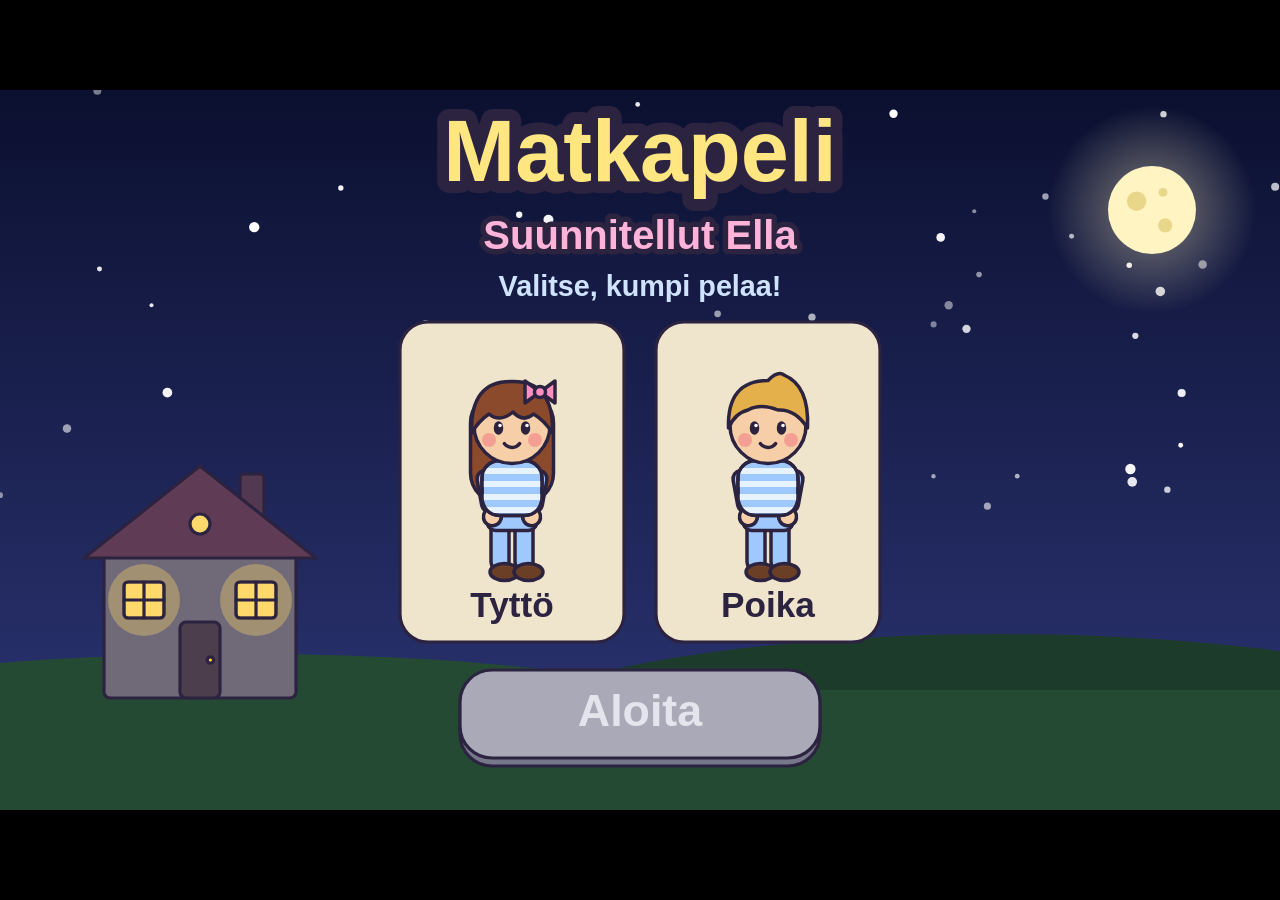
<file: index.html>
<!DOCTYPE html>
<html lang="fi">
<head>
  <meta charset="utf-8">
  <meta name="viewport" content="width=device-width, initial-scale=1, maximum-scale=1, user-scalable=no, viewport-fit=cover">
  <meta name="apple-mobile-web-app-capable" content="yes">
  <meta name="mobile-web-app-capable" content="yes">
  <title>Matkapeli</title>
  <meta name="apple-mobile-web-app-title" content="Matkapeli">
  <meta name="apple-mobile-web-app-status-bar-style" content="black-translucent">
  <meta name="theme-color" content="#4fb3f6">
  <link rel="manifest" href="manifest.webmanifest">
  <link rel="icon" type="image/png" href="icons/icon-192.png">
  <link rel="apple-touch-icon" href="icons/apple-touch-icon.png">
  <link rel="stylesheet" href="style.css">
</head>
<body>
  <canvas id="game" width="320" height="180"></canvas>

  <div id="rotate-hint">
    <div class="rotate-icon">📱↻</div>
    <div>Käännä tabletti</div>
  </div>

  <!-- Classic scripts (not modules) so the game works from file:// -->
  <script src="js/sprites.js"></script>
  <script src="js/engine.js"></script>
  <script src="js/lib/three.min.js"></script>
  <script src="js/world3d.js"></script>
  <script src="js/npcs.js"></script>
  <script src="js/country3d.js"></script>
  <script src="js/player.js"></script>
  <script src="js/pet.js"></script>
  <script src="js/seasons.js"></script>
  <script src="js/lostthings.js"></script>
  <script src="js/photos.js"></script>
  <script src="js/passport.js"></script>
  <script src="js/tvshow.js"></script>
  <script src="js/maskedsinger.js"></script>
  <script src="js/tvchannels.js"></script>
  <script src="js/scenes/start.js"></script>
  <script src="js/scenes/home.js"></script>
  <script src="js/scenes/brush.js"></script>
  <script src="js/scenes/hairbrush.js"></script>
  <script src="js/scenes/wardrobe.js"></script>
  <script src="js/scenes/breakfast.js"></script>
  <script src="js/scenes/baking.js"></script>
  <script src="js/scenes/party.js"></script>
  <script src="js/scenes/memory.js"></script>
  <script src="js/scenes/drums.js"></script>
  <script src="js/scenes/pettricks.js"></script>
  <script src="js/scenes/photobooth.js"></script>
  <script src="js/scenes/bandvisit.js"></script>
  <script src="js/scenes/books.js"></script>
  <script src="js/scenes/album.js"></script>
  <script src="js/scenes/passport.js"></script>
  <script src="js/scenes/concert.js"></script>
  <script src="js/scenes/street.js"></script>
  <script src="js/scenes/icecream.js"></script>
  <script src="js/scenes/airport.js"></script>
  <script src="js/scenes/postcard.js"></script>
  <script src="js/scenes/flight.js"></script>
  <script src="js/scenes/egypt.js"></script>
  <script src="js/scenes/winter.js"></script>
  <script src="js/scenes/igloo.js"></script>
  <script src="js/scenes/thailand.js"></script>
  <script src="js/scenes/temple.js"></script>
  <script src="js/scenes/themepark.js"></script>
  <script src="js/scenes/newyork.js"></script>
  <script src="js/scenes/grandparents.js"></script>
  <script src="js/scenes/sleepover.js"></script>
  <script src="js/scenes/hq.js"></script>
  <script src="js/scenes/hotel.js"></script>
  <script src="js/scenes/swim.js"></script>
  <script src="js/scenes/garden.js"></script>
  <script src="js/scenes/helsinki.js"></script>
  <script src="js/scenes/school.js"></script>
  <script src="js/scenes/drive.js"></script>
  <script src="js/scenes/pyramid.js"></script>
  <script src="js/scenes/labyrinth.js"></script>
  <script src="js/scenes/gallery.js"></script>
  <!-- New countries (made with country3d.js) come after everything else -->
  <script src="js/scenes/australia.js"></script>
  <script src="js/scenes/japan.js"></script>
  <script src="js/scenes/belgium.js"></script>
  <script src="js/scenes/china.js"></script>
  <script src="js/scenes/france.js"></script>
  <script src="js/main.js"></script>
  <script>
    // Installable app + offline play (not available from file://, and that's fine)
    if ('serviceWorker' in navigator && location.protocol.startsWith('http')) {
      window.addEventListener('load', () => navigator.serviceWorker.register('sw.js').catch(() => {}));
    }
  </script>
</body>
</html>
</file>
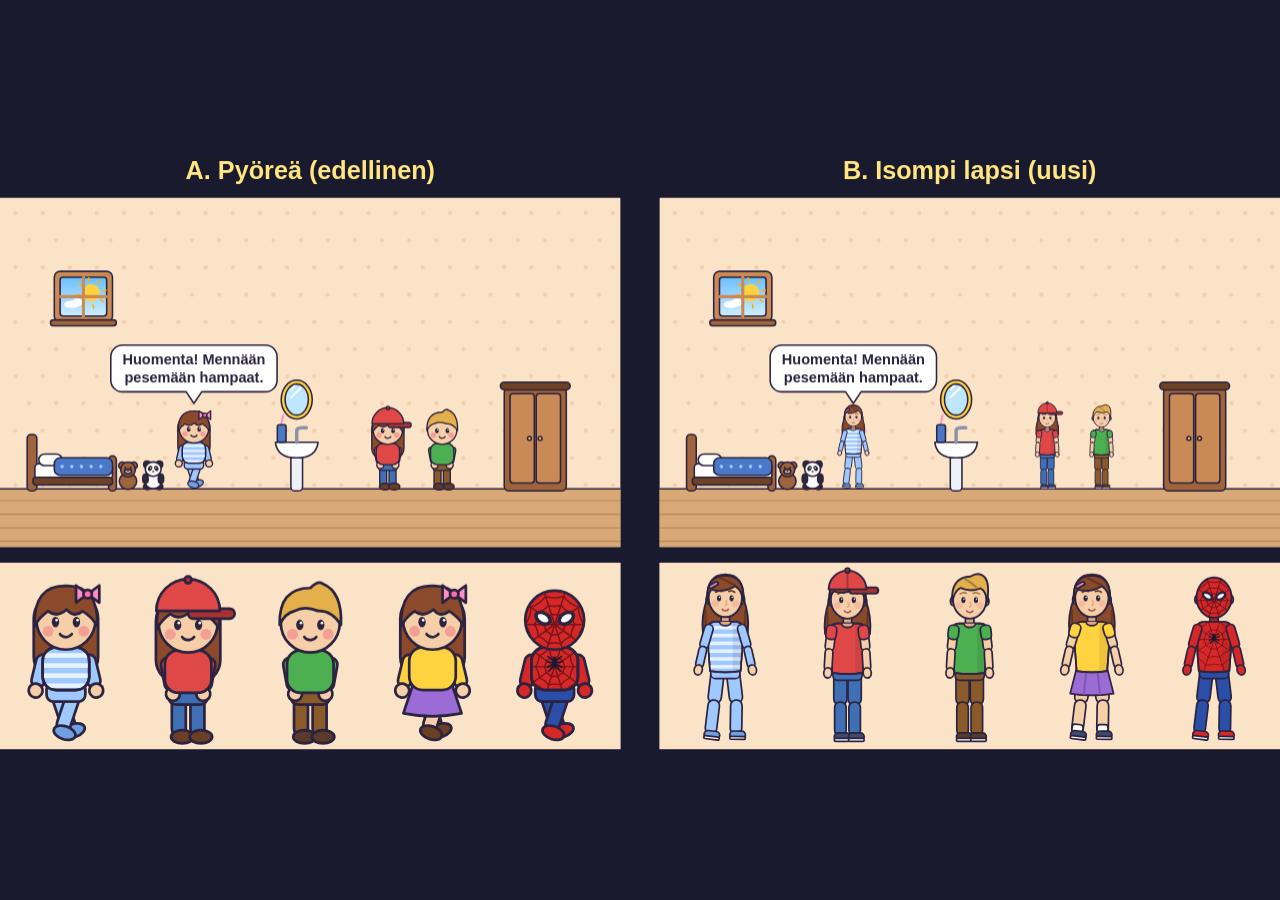
<file: samples/style-sample-2.html>
<!DOCTYPE html>
<html lang="fi">
<head>
<meta charset="utf-8">
<meta name="viewport" content="width=device-width, initial-scale=1">
<title>Tyylivertailu 2</title>
<style>
  html, body { margin: 0; height: 100%; background: #1a1a2e; overflow: hidden; }
  body { display: flex; align-items: center; justify-content: center; }
</style>
</head>
<body>
<canvas id="view"></canvas>
<script>
// Comparison: round "cute" people (left) vs. older-looking people (right).
// The room is the same on both sides.
const view = document.getElementById('view');
const ctx = view.getContext('2d');
const LW = 660, LH = 312;
let scale = 1, dpr = 1;

function resize() {
  dpr = window.devicePixelRatio || 1;
  scale = Math.min(innerWidth / LW, innerHeight / LH);
  view.style.width = LW * scale + 'px';
  view.style.height = LH * scale + 'px';
  view.width = Math.round(LW * scale * dpr);
  view.height = Math.round(LH * scale * dpr);
}
addEventListener('resize', resize);
resize();

const FONT = '"Comic Sans MS", "Chalkboard SE", "Trebuchet MS", sans-serif';
const OUT = '#2b2340';
const SKIN = '#f6cfa8';
const SKIN_SHADE = '#e2ad86';

function rr(c, x, y, w, h, r) {
  r = Math.min(r, w / 2, h / 2);
  c.beginPath();
  c.moveTo(x + r, y);
  c.arcTo(x + w, y, x + w, y + h, r);
  c.arcTo(x + w, y + h, x, y + h, r);
  c.arcTo(x, y + h, x, y, r);
  c.arcTo(x, y, x + w, y, r);
  c.closePath();
}
function fs(c, fill) { c.fillStyle = fill; c.fill(); c.stroke(); }
function circle(c, x, y, r) { c.beginPath(); c.arc(x, y, r, 0, Math.PI * 2); }
function ellipse(c, x, y, rx, ry) { c.beginPath(); c.ellipse(x, y, rx, ry, 0, 0, Math.PI * 2); }

// --- Spider costume helpers ---
// Spider web: lines from the middle + sagging rings
function web(c, cx, cy, r, color, lw) {
  c.save(); c.strokeStyle = color; c.lineWidth = lw;
  const n = 10;
  c.beginPath();
  for (let i = 0; i < n; i++) {
    const a = i / n * Math.PI * 2;
    c.moveTo(cx, cy); c.lineTo(cx + Math.cos(a) * r, cy + Math.sin(a) * r);
  }
  for (const k of [0.3, 0.55, 0.8, 1.05]) {
    for (let i = 0; i < n; i++) {
      const a1 = i / n * Math.PI * 2, a2 = (i + 1) / n * Math.PI * 2, am = (a1 + a2) / 2;
      c.moveTo(cx + Math.cos(a1) * r * k, cy + Math.sin(a1) * r * k);
      c.quadraticCurveTo(cx + Math.cos(am) * r * k * 0.85, cy + Math.sin(am) * r * k * 0.85,
                         cx + Math.cos(a2) * r * k, cy + Math.sin(a2) * r * k);
    }
  }
  c.stroke(); c.restore();
}
// Small black spider for the chest
function spiderEmblem(c, x, y, s) {
  c.save(); c.translate(x, y); c.scale(s, s);
  c.fillStyle = '#1a1a2e'; c.strokeStyle = '#1a1a2e'; c.lineWidth = 0.35;
  ellipse(c, 0, 0.2, 0.6, 0.9); c.fill();
  circle(c, 0, -0.9, 0.45); c.fill();
  c.beginPath();
  for (const sd of [-1, 1]) {
    c.moveTo(0, -0.3); c.lineTo(sd * 1.6, -1.5);
    c.moveTo(0, 0); c.lineTo(sd * 1.8, -0.3);
    c.moveTo(0, 0.2); c.lineTo(sd * 1.7, 1.0);
    c.moveTo(0, 0.4); c.lineTo(sd * 1.3, 1.9);
  }
  c.stroke(); c.restore();
}
// Mask: red head, web lines, big white eyes
function spiderMask(c, cx, cy, rx, ry, eyeX, eyeY, ew, eh, lw) {
  c.save();
  ellipse(c, cx, cy, rx, ry); c.fillStyle = SUIT.shirt; c.fill();
  c.save(); ellipse(c, cx, cy, rx, ry); c.clip();
  web(c, cx, cy + ry * 0.15, Math.max(rx, ry) * 1.25, '#7a1418', lw * 0.55);
  c.restore();
  ellipse(c, cx, cy, rx, ry); c.lineWidth = lw; c.strokeStyle = OUT; c.stroke();
  for (const sd of [-1, 1]) {
    c.beginPath(); c.ellipse(cx + sd * eyeX, eyeY, ew, eh, -sd * 0.55, 0, Math.PI * 2);
    c.fillStyle = '#ffffff'; c.fill(); c.lineWidth = lw * 1.3; c.stroke();
  }
  c.restore();
}

// ===========================================================================
// STYLE A: round and cute (same as the first sample)
// ===========================================================================
function personRound(c, o) {
  const sw = o.walking ? Math.sin(o.t * 11) : 0;
  const bob = o.walking ? -Math.abs(Math.sin(o.t * 11)) * 0.8 : 0;
  c.save();
  c.translate(0, bob);
  c.lineWidth = 0.7; c.lineJoin = 'round'; c.lineCap = 'round'; c.strokeStyle = OUT;
  if (o.char === 'girl' && !o.suit) { rr(c, -8.3, -37, 16.6, 22, 6); fs(c, o.hair); }
  for (const side of [-1, 1]) {
    c.save(); c.translate(side * 2.4, -12.5); c.rotate(side * sw * 0.35);
    rr(c, -1.8, 0, 3.6, 11, 1.7); fs(c, o.skirt ? SKIN : o.pants);
    ellipse(c, 0.9, 11.3, 2.9, 1.7); fs(c, o.shoes || '#6b3e26');
    c.restore();
  }
  if (o.skirt) {
    c.beginPath(); c.moveTo(-5, -14); c.lineTo(5, -14); c.lineTo(7.5, -6.5);
    c.quadraticCurveTo(0, -5, -7.5, -6.5); c.closePath(); fs(c, o.pants);
  } else { rr(c, -5, -14.5, 10, 5, 1.8); fs(c, o.pants); }
  for (const side of [-1, 1]) {
    c.save(); c.translate(side * 5.6, -21.5); c.rotate(side * 0.18 - side * sw * 0.45);
    rr(c, -1.7, 0, 3.4, 8.5, 1.7); fs(c, o.shirt);
    circle(c, 0, 9.4, 1.8); fs(c, o.suit ? o.shirt : SKIN);
    c.restore();
  }
  rr(c, -6, -23.5, 12, 11, 3.5); fs(c, o.shirt);
  if (o.stripe) {
    c.save(); rr(c, -6, -23.5, 12, 11, 3.5); c.clip();
    c.fillStyle = o.stripe;
    for (let yy = -22; yy < -12; yy += 2.6) c.fillRect(-7, yy, 14, 1.2);
    c.restore(); rr(c, -6, -23.5, 12, 11, 3.5); c.stroke();
  }
  if (o.suit) {
    c.save(); rr(c, -6, -23.5, 12, 11, 3.5); c.clip();
    web(c, 0, -18.5, 9, '#7a1418', 0.35);
    c.restore();
    rr(c, -6, -23.5, 12, 11, 3.5); c.stroke();
    spiderEmblem(c, 0, -19.5, 1.1);
    spiderMask(c, 0, -30.5, 7.6, 7.6, 3, -31, 2, 1.3, 0.7);
    c.restore();
    return;
  }
  circle(c, 0, -30.5, 7.6); fs(c, SKIN);
  c.fillStyle = OUT;
  ellipse(c, -2.7, -30, 0.95, 1.35); c.fill(); ellipse(c, 2.7, -30, 0.95, 1.35); c.fill();
  c.fillStyle = '#fff'; circle(c, -2.4, -30.5, 0.35); c.fill(); circle(c, 3.0, -30.5, 0.35); c.fill();
  c.fillStyle = 'rgba(240,120,130,0.55)'; circle(c, -4.6, -27.6, 1.4); c.fill(); circle(c, 4.6, -27.6, 1.4); c.fill();
  c.beginPath(); c.arc(0, -28, 1.9, 0.2 * Math.PI, 0.8 * Math.PI); c.stroke();
  c.beginPath();
  if (o.char === 'girl') {
    c.moveTo(-8.1, -29); c.quadraticCurveTo(-8.4, -39.5, 0, -39.3); c.quadraticCurveTo(8.4, -39.5, 8.1, -29);
    c.quadraticCurveTo(6.5, -31.5, 4.3, -32.8); c.quadraticCurveTo(2.2, -31, 0.2, -33.2);
    c.quadraticCurveTo(-2.4, -31, -4.6, -32.8); c.quadraticCurveTo(-6.6, -31.5, -8.1, -29);
  } else {
    c.moveTo(-7.9, -30); c.quadraticCurveTo(-8.2, -39.5, 0, -39.5); c.quadraticCurveTo(2, -41.5, 3.2, -40.6);
    c.quadraticCurveTo(8.3, -38.5, 7.9, -30); c.quadraticCurveTo(5.5, -33.8, 2, -33.6);
    c.quadraticCurveTo(-1.5, -35, -4, -33.6); c.quadraticCurveTo(-6.6, -33, -7.9, -30);
  }
  c.closePath(); fs(c, o.hair);
  if (o.char === 'girl' && !o.hat) {
    c.save(); c.translate(5.6, -37.2);
    c.beginPath(); c.moveTo(0, 0); c.lineTo(3, -2.2); c.lineTo(3, 2.2); c.closePath(); fs(c, '#ff8fc0');
    c.beginPath(); c.moveTo(0, 0); c.lineTo(-3, -2.2); c.lineTo(-3, 2.2); c.closePath(); fs(c, '#ff8fc0');
    circle(c, 0, 0, 1.1); fs(c, '#ff6fae'); c.restore();
  }
  if (o.hat === 'cap') {
    rr(c, 0, -34.2, 12, 2.6, 1.3); fs(c, o.hatShade);
    c.beginPath(); c.arc(0, -33.6, 8.2, Math.PI, 2 * Math.PI); c.closePath(); fs(c, o.hatColor);
    circle(c, 0, -41.6, 0.9); fs(c, o.hatShade);
  }
  c.restore();
}

// ===========================================================================
// STYLE B: older-looking kid. Head is ~1/5 of the height, real neck,
// shoulders, knees and elbows, smaller face details.
// Feet at (0, 0), about 47 units tall.
// ===========================================================================
function darker(hex, k) {
  const n = parseInt(hex.slice(1), 16);
  const r = Math.round(((n >> 16) & 255) * k), g = Math.round(((n >> 8) & 255) * k), b = Math.round((n & 255) * k);
  return 'rgb(' + r + ',' + g + ',' + b + ')';
}

function personOlder(c, o) {
  const sw = o.walking ? Math.sin(o.t * 8) : 0;
  const bob = o.walking ? -Math.abs(Math.cos(o.t * 8)) * 0.6 : 0;
  const hairDark = darker(o.hair, 0.72);
  const shirtShade = darker(o.shirt, 0.82);
  const pantsShade = darker(o.pants, 0.8);
  const shortSleeves = !o.longSleeves;

  c.save();
  c.translate(0, bob);
  c.lineWidth = 0.5; c.lineJoin = 'round'; c.lineCap = 'round'; c.strokeStyle = OUT;

  // The head and hair are drawn 12 % bigger, scaled around the neck.
  const headOn = () => { c.save(); c.translate(0, -37); c.scale(1.12, 1.12); c.translate(0, 37); };

  // --- Hair behind the head (girl: shoulder length) ---
  if (o.char === 'girl' && !o.suit) {
    headOn();
    c.beginPath();
    c.moveTo(-4.8, -41);
    c.quadraticCurveTo(-6.4, -36.5, -5.9, -32.2);
    c.quadraticCurveTo(-4.9, -31.2, -3.8, -32.4);
    c.lineTo(3.8, -32.4);
    c.quadraticCurveTo(4.9, -31.2, 5.9, -32.2);
    c.quadraticCurveTo(6.4, -36.5, 4.8, -41);
    c.quadraticCurveTo(4.9, -47.4, 0, -47.4);
    c.quadraticCurveTo(-4.9, -47.4, -4.8, -41);
    c.closePath(); fs(c, o.hair);
    c.strokeStyle = hairDark;
    c.beginPath(); c.moveTo(-5.2, -38); c.quadraticCurveTo(-5.4, -35, -4.9, -32.8);
    c.moveTo(5.2, -38); c.quadraticCurveTo(5.4, -35, 4.9, -32.8); c.stroke();
    c.strokeStyle = OUT;
    c.restore();
  }

  // --- Legs: thigh + shin, knee bends when the leg is behind ---
  for (const side of [-1, 1]) {
    const a1 = side * sw * 0.22;
    const a2 = Math.max(0, -side * sw) * 0.25;
    const legColor = o.skirt ? SKIN : o.pants;
    c.save();
    c.translate(side * 2.1, -21);
    c.rotate(a1);
    rr(c, -1.95, -0.5, 3.9, 10.8, 1.8); fs(c, legColor);
    c.translate(0, 9.8);
    c.rotate(a2);
    rr(c, -1.7, -0.4, 3.4, 9.9, 1.6); fs(c, o.skirt ? SKIN : legColor);
    if (o.skirt) { rr(c, -1.6, 6.8, 3.2, 2.6, 0.8); fs(c, '#ffffff'); } // socks
    // Sneaker
    c.translate(0, 9.3);
    rr(c, -1.8, -0.6, 4.6, 2.3, 1.1); fs(c, o.shoes || '#3d4a6b');
    rr(c, -1.8, 1.0, 4.6, 0.85, 0.4); fs(c, '#ffffff');
    c.restore();
  }

  // --- Hips: pants or skirt ---
  if (o.skirt) {
    c.beginPath();
    c.moveTo(-4.3, -21.8); c.lineTo(4.3, -21.8); c.lineTo(6.4, -13.6);
    c.quadraticCurveTo(0, -12.5, -6.4, -13.6); c.closePath(); fs(c, o.pants);
    c.strokeStyle = pantsShade;
    c.beginPath(); c.moveTo(-1.6, -20.5); c.lineTo(-2.4, -13.4); c.moveTo(1.6, -20.5); c.lineTo(2.4, -13.4); c.stroke();
    c.strokeStyle = OUT;
  } else {
    rr(c, -4.3, -22.5, 8.6, 4.5, 1.4); fs(c, o.pants);
  }

  // --- Neck ---
  rr(c, -1.25, -38, 2.5, 4.2, 0.7); fs(c, o.suit ? darker(o.shirt, 0.85) : SKIN_SHADE);

  // --- Torso: shoulders wider than the waist ---
  const torso = () => {
    c.beginPath();
    c.moveTo(-3.2, -34.7); c.lineTo(3.2, -34.7);
    c.quadraticCurveTo(5.3, -34.5, 5.4, -32.2);
    c.lineTo(4.5, -20.2);
    c.quadraticCurveTo(0, -19.5, -4.5, -20.2);
    c.lineTo(-5.4, -32.2);
    c.quadraticCurveTo(-5.3, -34.5, -3.2, -34.7);
    c.closePath();
  };
  torso(); fs(c, o.shirt);
  c.save(); torso(); c.clip();
  if (o.stripe) {
    c.fillStyle = o.stripe;
    for (let yy = -33.5; yy < -20; yy += 2.3) c.fillRect(-6, yy, 12, 1.05);
  }
  if (o.suit) web(c, 0, -29.5, 10, '#7a1418', 0.25);
  c.fillStyle = 'rgba(0,0,0,0.08)'; c.fillRect(2.2, -36, 4, 17);   // shadow on one side
  c.restore();
  torso(); c.stroke();
  if (o.suit) {
    spiderEmblem(c, 0, -30, 0.85);
  } else {
    // Collar
    c.fillStyle = SKIN_SHADE;
    c.beginPath(); c.ellipse(0, -34.7, 1.7, 1.15, 0, 0, Math.PI); c.fill();
    c.beginPath(); c.ellipse(0, -34.7, 1.7, 1.15, 0, 0, Math.PI); c.stroke();
  }

  // --- Arms: upper arm + forearm, swing opposite to the legs ---
  for (const side of [-1, 1]) {
    c.save();
    c.translate(side * 4.6, -33.6);
    c.rotate(-side * 0.12 + side * sw * 0.3);
    rr(c, -1.3, -0.3, 2.6, 7.3, 1.3); fs(c, shortSleeves ? SKIN : o.shirt);
    if (shortSleeves) { rr(c, -1.55, -0.6, 3.1, 4.2, 1.3); fs(c, o.shirt); }
    c.translate(0, 6.7);
    c.rotate(side * 0.06);
    rr(c, -1.15, -0.3, 2.3, 6.4, 1.1); fs(c, o.longSleeves ? o.shirt : SKIN);
    ellipse(c, 0, 6.8, 1.2, 1.5); fs(c, o.suit ? o.shirt : SKIN);
    c.restore();
  }

  // --- Head ---
  headOn();
  ellipse(c, -4.3, -40.8, 0.75, 1.15); fs(c, SKIN);   // ears
  ellipse(c, 4.3, -40.8, 0.75, 1.15); fs(c, SKIN);
  ellipse(c, 0, -41.3, 4.4, 5.1); fs(c, SKIN);
  if (o.suit) {
    spiderMask(c, 0, -41.3, 4.6, 5.3, 1.75, -41.7, 1.3, 0.8, 0.5);
    c.restore(); // head scale
    c.restore();
    return;
  }

  // Face
  c.fillStyle = OUT;
  ellipse(c, -1.65, -41.1, 0.55, 0.8); c.fill();
  ellipse(c, 1.65, -41.1, 0.55, 0.8); c.fill();
  c.fillStyle = '#fff';
  circle(c, -1.5, -41.4, 0.2); c.fill();
  circle(c, 1.8, -41.4, 0.2); c.fill();
  c.strokeStyle = hairDark; c.lineWidth = 0.42;
  c.beginPath();
  c.moveTo(-2.5, -42.7); c.quadraticCurveTo(-1.7, -43.3, -0.9, -42.9);
  c.moveTo(0.9, -42.9); c.quadraticCurveTo(1.7, -43.3, 2.5, -42.7);
  c.stroke();
  c.strokeStyle = SKIN_SHADE; c.lineWidth = 0.45;
  c.beginPath(); c.moveTo(0.15, -40.5); c.quadraticCurveTo(0.7, -39.5, 0, -39.3); c.stroke();
  c.strokeStyle = '#a0524a'; c.lineWidth = 0.42;
  c.beginPath(); c.arc(0, -38.9, 1.05, 0.22 * Math.PI, 0.78 * Math.PI); c.stroke();
  c.fillStyle = 'rgba(230,120,120,0.22)';
  circle(c, -2.7, -39.7, 0.9); c.fill();
  circle(c, 2.7, -39.7, 0.9); c.fill();
  c.strokeStyle = OUT; c.lineWidth = 0.5;

  // --- Hair on top ---
  c.beginPath();
  if (o.char === 'girl') {
    // Side parting, fringe sweeping to one side
    c.moveTo(-4.7, -40.3);
    c.quadraticCurveTo(-5.3, -47, 0, -47.1);
    c.quadraticCurveTo(5.3, -47, 4.7, -40.3);
    c.quadraticCurveTo(4.4, -43.2, 2.6, -44.3);
    c.quadraticCurveTo(-0.6, -42.4, -3.6, -43.4);
    c.quadraticCurveTo(-4.5, -42.6, -4.7, -40.3);
  } else {
    // Short hair with a little flick
    c.moveTo(-4.6, -40.6);
    c.quadraticCurveTo(-5.1, -47.1, 0.2, -47.3);
    c.quadraticCurveTo(2.2, -48.6, 3.6, -47.4);
    c.quadraticCurveTo(5.4, -46.2, 4.6, -40.6);
    c.quadraticCurveTo(4.3, -43.6, 2.8, -44.2);
    c.quadraticCurveTo(0.2, -43.1, -2.4, -44.3);
    c.quadraticCurveTo(-4, -43.6, -4.6, -40.6);
  }
  c.closePath(); fs(c, o.hair);
  c.strokeStyle = hairDark;
  c.beginPath();
  if (o.char === 'girl') { c.moveTo(-1.5, -46.6); c.quadraticCurveTo(0.5, -45.5, 2.6, -44.6); }
  else { c.moveTo(-1.2, -46.6); c.quadraticCurveTo(0.6, -45.6, 1.8, -44.4); }
  c.stroke();
  c.strokeStyle = OUT;

  // Hair clip (girl, no hat)
  if (o.char === 'girl' && !o.hat) {
    c.save(); c.translate(-3.1, -44.6); c.rotate(-0.5);
    rr(c, -1.3, -0.45, 2.6, 0.9, 0.45); fs(c, '#ff8fc0');
    c.restore();
  }
  // Cap
  if (o.hat === 'cap') {
    rr(c, 0.5, -44.4, 7.6, 1.6, 0.8); fs(c, o.hatShade);
    c.beginPath(); c.arc(0, -43.9, 4.95, Math.PI, 2 * Math.PI); c.closePath(); fs(c, o.hatColor);
    c.strokeStyle = o.hatShade;
    c.beginPath(); c.moveTo(0, -48.8); c.lineTo(0, -44.3); c.stroke();
    c.strokeStyle = OUT;
    circle(c, 0, -48.9, 0.6); fs(c, o.hatShade);
  }
  c.restore(); // head scale
  c.restore();
}

// ===========================================================================
// The room (same on both sides)
// ===========================================================================
function drawRoom(c, t, personFn, ps) {
  c.lineJoin = 'round'; c.lineCap = 'round'; c.strokeStyle = OUT; c.lineWidth = 0.8;
  c.fillStyle = '#fbe3c8'; c.fillRect(0, 0, 320, 180);
  c.fillStyle = 'rgba(230,170,130,0.35)';
  for (let yy = 8; yy < 150; yy += 14) for (let xx = (yy / 14 % 2) * 7 + 4; xx < 320; xx += 14) { circle(c, xx, yy, 1.1); c.fill(); }
  c.fillStyle = '#d9a877'; c.fillRect(0, 150, 320, 30);
  c.strokeStyle = 'rgba(120,70,40,0.35)'; c.lineWidth = 0.6;
  for (let yy = 156; yy < 180; yy += 7) { c.beginPath(); c.moveTo(0, yy); c.lineTo(320, yy); c.stroke(); }
  c.strokeStyle = OUT; c.lineWidth = 0.8;
  c.beginPath(); c.moveTo(0, 150); c.lineTo(320, 150); c.stroke();

  // Window
  rr(c, 28, 38, 30, 26, 3); fs(c, '#c98a55');
  const sky = c.createLinearGradient(0, 41, 0, 61);
  sky.addColorStop(0, '#6cc0ff'); sky.addColorStop(1, '#cdeeff');
  rr(c, 31, 41, 24, 20, 1.5); fs(c, sky);
  c.save(); rr(c, 31, 41, 24, 20, 1.5); c.clip();
  c.fillStyle = '#ffd23f'; circle(c, 47, 49, 4.5); c.fill();
  c.strokeStyle = '#ffb000'; c.lineWidth = 0.8;
  for (let i = 0; i < 8; i++) {
    const a = i * Math.PI / 4 + t * 0.5;
    c.beginPath(); c.moveTo(47 + Math.cos(a) * 6, 49 + Math.sin(a) * 6); c.lineTo(47 + Math.cos(a) * 8, 49 + Math.sin(a) * 8); c.stroke();
  }
  c.fillStyle = '#fff'; ellipse(c, 37, 55, 4, 1.8); c.fill(); ellipse(c, 40, 54, 3, 2); c.fill();
  c.restore();
  c.beginPath(); c.moveTo(43, 41); c.lineTo(43, 61); c.moveTo(31, 51); c.lineTo(55, 51);
  c.lineWidth = 1.6; c.strokeStyle = '#c98a55'; c.stroke();
  c.lineWidth = 0.8; c.strokeStyle = OUT;
  rr(c, 26, 63, 34, 3, 1.5); fs(c, '#a0643c');

  // Bed
  rr(c, 14, 122, 5, 29, 2); fs(c, '#a0643c');
  rr(c, 56, 133, 4, 18, 2); fs(c, '#a0643c');
  rr(c, 18, 137, 40, 8, 2); fs(c, '#fff');
  rr(c, 20, 132, 12, 6, 3); fs(c, '#fff');
  rr(c, 28, 134, 30, 9, 3); fs(c, '#4a78c8');
  c.fillStyle = '#9fc8ff';
  for (let xx = 32; xx < 56; xx += 5) { circle(c, xx, 138.5, 0.9); c.fill(); }
  rr(c, 17, 144, 41, 4, 1.5); fs(c, '#6e4226');

  // Teddy
  c.save(); c.translate(66, 150);
  circle(c, -3, -12, 1.8); fs(c, '#a0643c'); circle(c, 3, -12, 1.8); fs(c, '#a0643c');
  ellipse(c, 0, -4, 4.5, 4.2); fs(c, '#a0643c');
  circle(c, 0, -10, 3.8); fs(c, '#a0643c');
  ellipse(c, 0, -9, 1.8, 1.3); fs(c, '#d9a877');
  c.fillStyle = OUT; circle(c, -1.4, -11, 0.5); c.fill(); circle(c, 1.4, -11, 0.5); c.fill(); circle(c, 0, -9.4, 0.5); c.fill();
  c.restore();

  // Panda
  c.save(); c.translate(79, 150);
  const BLACK = '#2b2b33', WHITE = '#fbfbfb';
  circle(c, -3.2, -12.6, 1.7); fs(c, BLACK); circle(c, 3.2, -12.6, 1.7); fs(c, BLACK);   // ears
  ellipse(c, -3, -1.2, 2, 1.5); fs(c, BLACK); ellipse(c, 3, -1.2, 2, 1.5); fs(c, BLACK); // feet
  ellipse(c, 0, -4.5, 4.6, 4.3); fs(c, WHITE);                                         // body
  ellipse(c, -4, -5.2, 1.4, 2.4); fs(c, BLACK); ellipse(c, 4, -5.2, 1.4, 2.4); fs(c, BLACK); // arms
  ellipse(c, 0, -10.2, 4.1, 3.7); fs(c, WHITE);                                        // head
  c.fillStyle = BLACK;
  c.beginPath(); c.ellipse(-1.6, -10.6, 1.05, 1.4, 0.5, 0, Math.PI * 2); c.fill();        // eye patches
  c.beginPath(); c.ellipse(1.6, -10.6, 1.05, 1.4, -0.5, 0, Math.PI * 2); c.fill();
  c.fillStyle = WHITE; circle(c, -1.4, -10.9, 0.35); c.fill(); circle(c, 1.4, -10.9, 0.35); c.fill();
  c.fillStyle = BLACK; ellipse(c, 0, -8.9, 0.6, 0.4); c.fill();                          // nose
  c.restore();

  // Mirror + sink
  ellipse(c, 153, 104, 8, 10); fs(c, '#ffd23f');
  ellipse(c, 153, 104, 6, 8); fs(c, '#bfe6ff');
  c.strokeStyle = '#fff'; c.lineWidth = 1;
  c.beginPath(); c.moveTo(150, 99); c.lineTo(152, 97); c.moveTo(150, 103); c.lineTo(155, 98); c.stroke();
  c.strokeStyle = OUT; c.lineWidth = 0.8;
  rr(c, 150, 128, 6, 23, 2); fs(c, '#eef2f8');
  c.beginPath(); c.moveTo(142, 126); c.lineTo(164, 126); c.quadraticCurveTo(163, 134, 153, 134); c.quadraticCurveTo(143, 134, 142, 126); c.closePath(); fs(c, '#fff');
  c.beginPath(); c.moveTo(153, 126); c.lineTo(153, 120); c.quadraticCurveTo(153, 118.5, 156, 118.5); c.lineTo(158, 118.5);
  c.lineWidth = 1.8; c.strokeStyle = '#8a93a6'; c.stroke(); c.lineWidth = 0.8; c.strokeStyle = OUT;
  c.beginPath(); c.moveTo(145, 117); c.lineTo(146, 112); c.lineWidth = 1; c.strokeStyle = '#ff8fc0'; c.stroke(); c.lineWidth = 0.8; c.strokeStyle = OUT;
  rr(c, 143, 117, 4.5, 9, 1); fs(c, '#4a78c8');

  // Wardrobe
  rr(c, 260, 98, 32, 53, 2.5); fs(c, '#a0643c');
  rr(c, 263, 101, 12.5, 46, 1.5); fs(c, '#c98a55');
  rr(c, 276.5, 101, 12.5, 46, 1.5); fs(c, '#c98a55');
  circle(c, 273, 124, 1); fs(c, '#ffd23f'); circle(c, 278.5, 124, 1); fs(c, '#ffd23f');
  rr(c, 258, 95, 36, 4, 2); fs(c, '#6e4226');

  // People
  const people = [
    [100, PEOPLE[0]], [200, PEOPLE[1]], [228, PEOPLE[2]],
  ];
  for (const [x, o] of people) {
    c.save(); c.translate(x, 150); c.scale(ps, ps);
    personFn(c, Object.assign({ t }, o));
    c.restore();
  }

  // Speech bubble
  const text = ['Huomenta! Mennään', 'pesemään hampaat.'];
  c.font = 'bold 7.5px ' + FONT;
  const w = Math.max(...text.map((s) => c.measureText(s).width)) + 12, h = 24;
  const bx = 100 - w / 2, by = 100 - h;
  c.lineWidth = 0.8; c.strokeStyle = OUT;
  c.beginPath();
  c.moveTo(bx + 6, by); c.arcTo(bx + w, by, bx + w, by + h, 6); c.arcTo(bx + w, by + h, bx, by + h, 6);
  c.lineTo(104, by + h); c.lineTo(100, by + h + 6); c.lineTo(96, by + h);
  c.arcTo(bx, by + h, bx, by, 6); c.arcTo(bx, by, bx + w, by, 6); c.closePath();
  fs(c, '#fff');
  c.fillStyle = OUT; c.textAlign = 'center'; c.textBaseline = 'middle';
  c.fillText(text[0], 100, by + 8); c.fillText(text[1], 100, by + 17);
}

const PEOPLE = [
  { char: 'girl', walking: true, hair: '#8b4a2b', shirt: '#9fc8ff', stripe: '#e6f2ff', pants: '#9fc8ff', longSleeves: true, shoes: '#6f9fe0' },
  { char: 'girl', hair: '#8b4a2b', shirt: '#e04848', pants: '#3f6fb5', hat: 'cap', hatColor: '#e04848', hatShade: '#a83232' },
  { char: 'boy', hair: '#e3b04b', shirt: '#4caf50', pants: '#8b5a2b', shoes: '#5a3a2a' },
];
const EXTRA = { char: 'girl', walking: true, hair: '#8b4a2b', shirt: '#ffd23f', pants: '#9b6bd6', skirt: true };
// Spider costume: a whole outfit (red top, blue legs, red boots and gloves, mask)
const SUIT = { char: 'boy', suit: true, walking: true, hair: '#000000', shirt: '#d62828', pants: '#2b4fa8', shoes: '#d62828', longSleeves: true };

// ===========================================================================
function frame(now) {
  const t = now / 1000;
  const k = scale * dpr;
  ctx.setTransform(1, 0, 0, 1, 0, 0);
  ctx.fillStyle = '#1a1a2e';
  ctx.fillRect(0, 0, view.width, view.height);

  ctx.setTransform(k, 0, 0, k, 0, 0);
  ctx.fillStyle = '#ffe680';
  ctx.font = 'bold 13px ' + FONT;
  ctx.textAlign = 'center'; ctx.textBaseline = 'middle';
  ctx.fillText('A. Pyöreä (edellinen)', 160, 13);
  ctx.fillText('B. Isompi lapsi (uusi)', 500, 13);

  const panels = [[0, personRound, 1, 2.0], [340, personOlder, 0.88, 1.75]];
  for (const [px, fn, ps, closeScale] of panels) {
    // Room
    ctx.save();
    ctx.setTransform(k, 0, 0, k, px * k, 26 * k);
    ctx.beginPath(); ctx.rect(0, 0, 320, 180); ctx.clip();
    drawRoom(ctx, t, fn, ps);
    ctx.restore();

    // Close-ups (4 people)
    ctx.setTransform(k, 0, 0, k, 0, 0);
    ctx.fillStyle = '#fbe3c8';
    ctx.fillRect(px, 214, 320, 96);
    const list = [PEOPLE[0], PEOPLE[1], PEOPLE[2], EXTRA, SUIT];
    list.forEach((o, i) => {
      ctx.setTransform(k * closeScale, 0, 0, k * closeScale, (px + 34 + i * 63) * k, 306 * k);
      fn(ctx, Object.assign({ t }, o));
    });
  }
  requestAnimationFrame(frame);
}
requestAnimationFrame(frame);
</script>
</body>
</html>
</file>
<file: style.css>
html, body {
  margin: 0;
  padding: 0;
  width: 100%;
  height: 100%;
  overflow: hidden;
  background: #000;
  color: #fff;
  font-family: sans-serif;
  /* No scrolling, zooming, text selection or tap highlight on tablets */
  touch-action: none;
  overscroll-behavior: none;
  user-select: none;
  -webkit-user-select: none;
  -webkit-touch-callout: none;
  -webkit-tap-highlight-color: transparent;
}

body {
  display: flex;
  align-items: center;
  justify-content: center;
}

#game {
  display: block;
  /* Size is set by engine.js (320×180 game units scaled to fit the screen) */
  width: 320px;
  height: 180px;
  background: #000;
  touch-action: none;
}

#rotate-hint {
  display: none;
  position: fixed;
  inset: 0;
  background: #0b1030;
  color: #ffe680;
  font-size: 8vw;
  font-weight: bold;
  text-align: center;
  flex-direction: column;
  align-items: center;
  justify-content: center;
  gap: 4vw;
  z-index: 10;
}

.rotate-icon {
  font-size: 20vw;
}

/* Portrait tablet/phone: ask to turn the device */
@media (orientation: portrait) {
  #rotate-hint { display: flex; }
}
</file>
